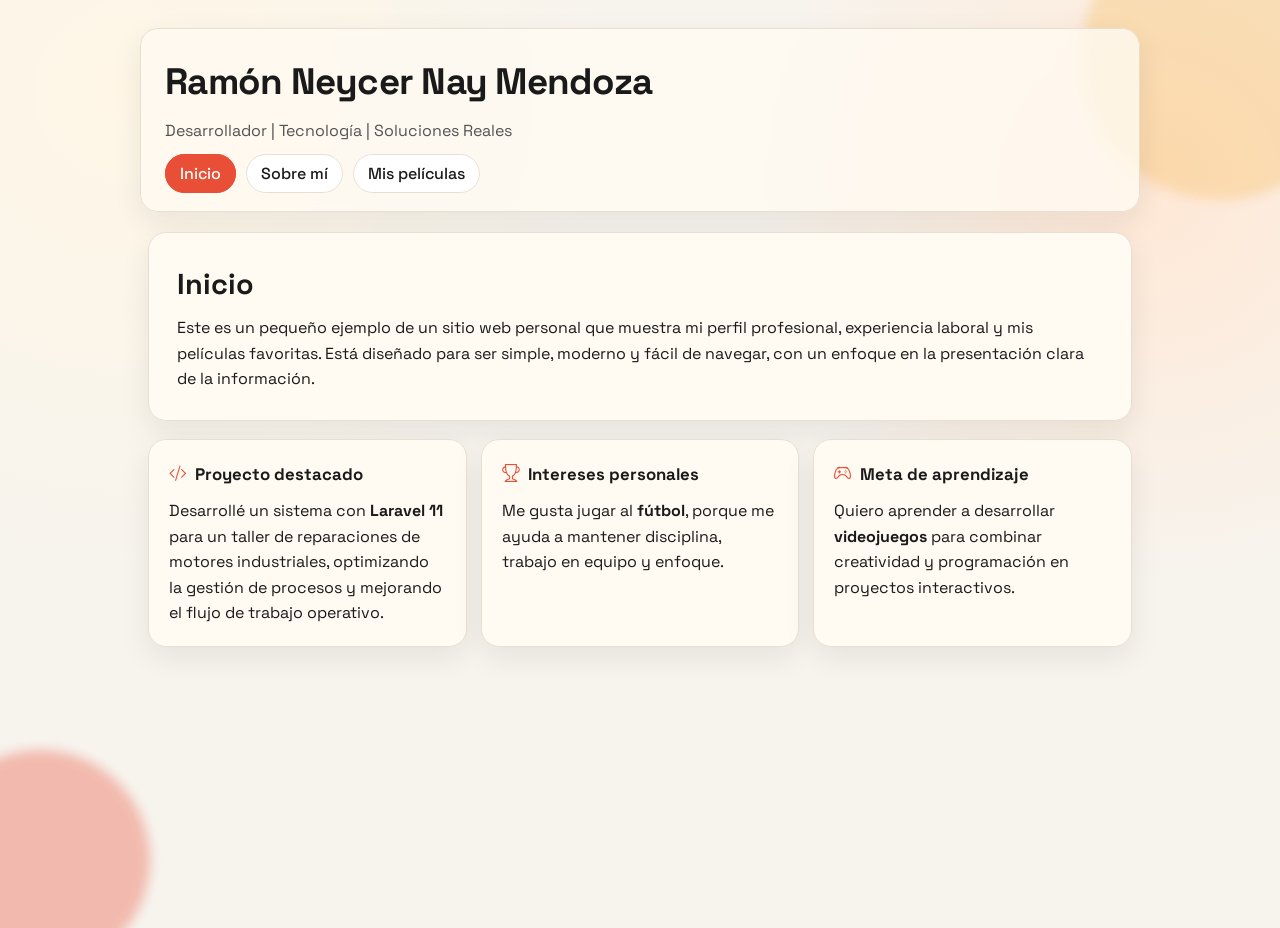
<file: index.html>
<!DOCTYPE html>
<html lang="es">
<head>
    <meta charset="UTF-8" />
    <meta name="viewport" content="width=device-width, initial-scale=1.0" />
    <title>Inicio - Mi Sitio Web</title>

    <!-- Tipografía -->
    <link rel="preconnect" href="https://fonts.googleapis.com" />
    <link rel="preconnect" href="https://fonts.gstatic.com" crossorigin />
    <link href="https://fonts.googleapis.com/css2?family=Space+Grotesk:wght@400;500;700&display=swap" rel="stylesheet" />

    <!-- Iconos minimalistas -->
    <link rel="stylesheet" href="https://cdn.jsdelivr.net/npm/bootstrap-icons@1.11.3/font/bootstrap-icons.min.css" />

    <link rel="stylesheet" href="style.css" />
</head>
<body>
    <div class="bg-shape shape-1"></div>
    <div class="bg-shape shape-2"></div>

    <header class="site-header">
        <h1>Ramón Neycer Nay Mendoza</h1>
        <p class="subtitle">Desarrollador | Tecnología | Soluciones Reales</p>

        <nav>
            <ul class="nav-list">
                <li><a href="index.html" class="active">Inicio</a></li>
                <li><a href="sobre-mi.html">Sobre mí</a></li>
                <li><a href="mis-peliculas.html">Mis películas</a></li>
            </ul>
        </nav>
    </header>

    <main class="container">
        <section class="hero reveal">
            <h2>Inicio</h2>
            <p>
                Este es un pequeño ejemplo de un sitio web personal que muestra mi perfil profesional, experiencia laboral y mis películas favoritas. Está diseñado para ser simple, moderno y fácil de navegar, con un enfoque en la presentación clara de la información.
            </p>
        </section>

        <section class="grid-cards reveal">
            <article class="card">
                <h3><i class="bi bi-code-slash"></i> Proyecto destacado</h3>
                <p>
                    Desarrollé un sistema con <strong>Laravel 11</strong> para un taller de reparaciones
                    de motores industriales, optimizando la gestión de procesos y mejorando el
                    flujo de trabajo operativo.
                </p>
            </article>

            <article class="card">
                <h3><i class="bi bi-trophy"></i> Intereses personales</h3>
                <p>
                    Me gusta jugar al <strong>fútbol</strong>, porque me ayuda a mantener disciplina,
                    trabajo en equipo y enfoque.
                </p>
            </article>

            <article class="card">
                <h3><i class="bi bi-controller"></i> Meta de aprendizaje</h3>
                <p>
                    Quiero aprender a desarrollar <strong>videojuegos</strong> para combinar creatividad
                    y programación en proyectos interactivos.
                </p>
            </article>
        </section>
    </main>
</body>
</html>
</file>
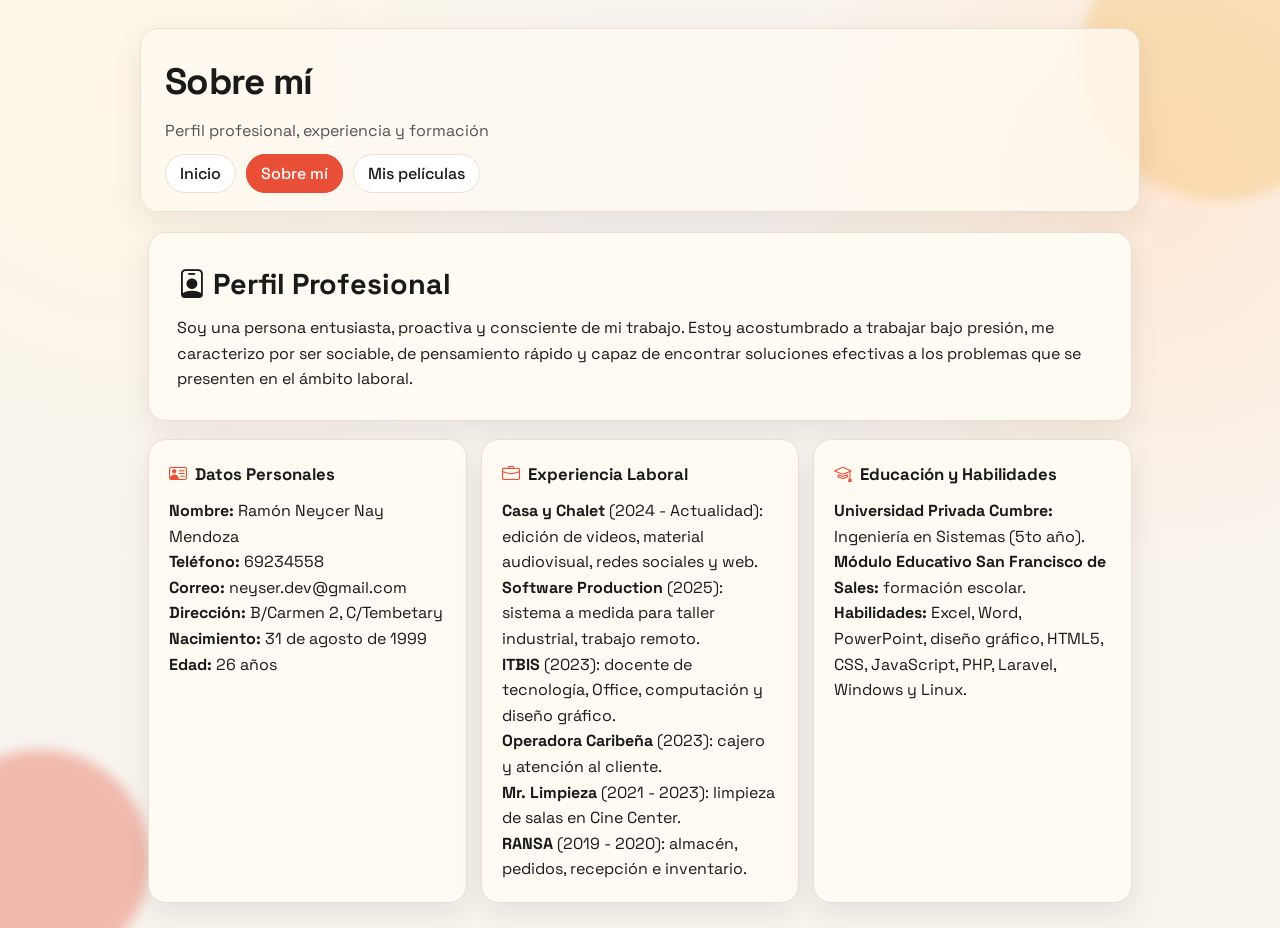
<file: sobre-mi.html>
<!DOCTYPE html>
<html lang="es">
<head>
    <meta charset="UTF-8" />
    <meta name="viewport" content="width=device-width, initial-scale=1.0" />
    <title>Sobre mí - Mi Sitio Web</title>

    <link rel="preconnect" href="https://fonts.googleapis.com" />
    <link rel="preconnect" href="https://fonts.gstatic.com" crossorigin />
    <link href="https://fonts.googleapis.com/css2?family=Space+Grotesk:wght@400;500;700&display=swap" rel="stylesheet" />
    <link rel="stylesheet" href="https://cdn.jsdelivr.net/npm/bootstrap-icons@1.11.3/font/bootstrap-icons.min.css" />
    <link rel="stylesheet" href="style.css" />
</head>
<body>
    <div class="bg-shape shape-1"></div>
    <div class="bg-shape shape-2"></div>

    <header class="site-header">
        <h1>Sobre mí</h1>
        <p class="subtitle">Perfil profesional, experiencia y formación</p>
        <nav>
            <ul class="nav-list">
                <li><a href="index.html">Inicio</a></li>
                <li><a href="sobre-mi.html" class="active">Sobre mí</a></li>
                <li><a href="mis-peliculas.html">Mis películas</a></li>
            </ul>
        </nav>
    </header>

    <main class="container">
        <section class="hero reveal">
            <h2><i class="bi bi-person-badge"></i> Perfil Profesional</h2>
            <p>
                Soy una persona entusiasta, proactiva y consciente de mi trabajo. Estoy acostumbrado a trabajar
                bajo presión, me caracterizo por ser sociable, de pensamiento rápido y capaz de encontrar
                soluciones efectivas a los problemas que se presenten en el ámbito laboral.
            </p>
        </section>

        <section class="grid-cards reveal">
            <article class="card">
                <h3><i class="bi bi-person-vcard"></i> Datos Personales</h3>
                <p><strong>Nombre:</strong> Ramón Neycer Nay Mendoza</p>
                <p><strong>Teléfono:</strong> 69234558</p>
                <p><strong>Correo:</strong> neyser.dev@gmail.com</p>
                <p><strong>Dirección:</strong> B/Carmen 2, C/Tembetary</p>
                <p><strong>Nacimiento:</strong> 31 de agosto de 1999</p>
                <p><strong>Edad:</strong> 26 años</p>
            </article>

            <article class="card">
                <h3><i class="bi bi-briefcase"></i> Experiencia Laboral</h3>
                <p><strong>Casa y Chalet</strong> (2024 - Actualidad): edición de videos, material audiovisual, redes sociales y web.</p>
                <p><strong>Software Production</strong> (2025): sistema a medida para taller industrial, trabajo remoto.</p>
                <p><strong>ITBIS</strong> (2023): docente de tecnología, Office, computación y diseño gráfico.</p>
                <p><strong>Operadora Caribeña</strong> (2023): cajero y atención al cliente.</p>
                <p><strong>Mr. Limpieza</strong> (2021 - 2023): limpieza de salas en Cine Center.</p>
                <p><strong>RANSA</strong> (2019 - 2020): almacén, pedidos, recepción e inventario.</p>
            </article>

            <article class="card">
                <h3><i class="bi bi-mortarboard"></i> Educación y Habilidades</h3>
                <p><strong>Universidad Privada Cumbre:</strong> Ingeniería en Sistemas (5to año).</p>
                <p><strong>Módulo Educativo San Francisco de Sales:</strong> formación escolar.</p>
                <p><strong>Habilidades:</strong> Excel, Word, PowerPoint, diseño gráfico, HTML5, CSS, JavaScript, PHP, Laravel, Windows y Linux.</p>
            </article>
        </section>
    </main>
</body>
</html>
</file>
<file: style.css>
:root {
    --bg: #f7f4ee;
    --paper: #fffaf2;
    --ink: #1a1a1a;
    --muted: #535353;
    --accent: #e94f37;
    --accent-2: #f6bd60;
    --line: #e8dfd1;
    --shadow: 0 10px 30px rgba(26, 26, 26, 0.08);
}

* {
    box-sizing: border-box;
    margin: 0;
    padding: 0;
}

body {
    font-family: "Space Grotesk", sans-serif;
    background:
        radial-gradient(circle at 10% 10%, #fff6e6 0%, transparent 35%),
        radial-gradient(circle at 90% 20%, #ffe8d6 0%, transparent 30%),
        var(--bg);
    color: var(--ink);
    min-height: 100vh;
    overflow-x: hidden;
    line-height: 1.6;
    position: relative;
}

.bg-shape {
    position: fixed;
    z-index: -1;
    border-radius: 50%;
    filter: blur(6px);
    opacity: 0.35;
}

.shape-1 {
    width: 280px;
    height: 280px;
    background: var(--accent-2);
    top: -80px;
    right: -80px;
}

.shape-2 {
    width: 220px;
    height: 220px;
    background: var(--accent);
    bottom: -70px;
    left: -70px;
}

.site-header {
    max-width: 1000px;
    margin: 28px auto 0;
    padding: 24px;
    border: 1px solid var(--line);
    background: rgba(255, 250, 242, 0.8);
    backdrop-filter: blur(6px);
    border-radius: 18px;
    box-shadow: var(--shadow);
    animation: fadeInDown 0.8s ease;
}

.site-header h1 {
    font-size: clamp(1.6rem, 3vw, 2.3rem);
    letter-spacing: -0.02em;
}

.subtitle {
    color: var(--muted);
    margin-top: 6px;
    margin-bottom: 18px;
}

.nav-list {
    list-style: none;
    display: flex;
    flex-wrap: wrap;
    gap: 10px;
}

.nav-list a {
    text-decoration: none;
    color: var(--ink);
    border: 1px solid var(--line);
    padding: 8px 14px;
    border-radius: 999px;
    font-weight: 500;
    transition: all 0.25s ease;
    background: #fff;
}

.nav-list a:hover,
.nav-list a.active {
    background: var(--accent);
    color: #fff;
    border-color: var(--accent);
    transform: translateY(-1px);
}

.container {
    max-width: 1000px;
    margin: 20px auto 40px;
    padding: 0 8px;
}

.hero,
.card {
    background: var(--paper);
    border: 1px solid var(--line);
    border-radius: 18px;
    box-shadow: var(--shadow);
}

.hero {
    padding: 28px;
    margin-bottom: 18px;
}

.hero h2 {
    font-size: clamp(1.3rem, 2.5vw, 1.8rem);
    margin-bottom: 8px;
}

.grid-cards {
    display: grid;
    grid-template-columns: repeat(12, 1fr);
    gap: 14px;
}

.card {
    grid-column: span 4;
    padding: 20px;
    transition: transform 0.25s ease, box-shadow 0.25s ease;
}

.card:hover {
    transform: translateY(-4px);
    box-shadow: 0 14px 32px rgba(26, 26, 26, 0.12);
}

.card h3 {
    display: flex;
    align-items: center;
    gap: 8px;
    margin-bottom: 10px;
    font-size: 1.05rem;
}

.card i {
    color: var(--accent);
    font-size: 1.1rem;
}

.reveal {
    opacity: 0;
    transform: translateY(14px);
    animation: revealUp 0.7s ease forwards;
}

.grid-cards.reveal {
    animation-delay: 0.15s;
}

@keyframes fadeInDown {
    from {
        opacity: 0;
        transform: translateY(-10px);
    }
    to {
        opacity: 1;
        transform: translateY(0);
    }
}

@keyframes revealUp {
    to {
        opacity: 1;
        transform: translateY(0);
    }
}

@media (max-width: 900px) {
    .card {
        grid-column: span 6;
    }
}

@media (max-width: 620px) {
    .site-header {
        margin: 16px 12px 0;
        padding: 18px;
    }

    .container {
        margin-top: 14px;
        padding: 0 12px 20px;
    }

    .card,
    .hero {
        padding: 16px;
    }

    .card {
        grid-column: span 12;
    }
}

/* --- Carrusel de peliculas --- */
.carousel {
    position: relative;
    display: grid;
    grid-template-columns: 52px 1fr 52px;
    align-items: center;
    gap: 12px;
    margin-top: 8px;
}

.carousel-viewport {
    overflow: hidden;
    border-radius: 20px;
}

.carousel-track {
    display: flex;
    transition: transform 0.6s ease;
    will-change: transform;
}

.movie-slide {
    min-width: 100%;
    padding: 6px;
    display: grid;
    place-items: center;
}

.movie-card {
    width: min(100%, 420px);
    background: var(--paper);
    border: 1px solid var(--line);
    border-radius: 20px;
    box-shadow: var(--shadow);
    overflow: hidden;
    transform: translateY(0) scale(1);
    transition: transform 0.35s ease, box-shadow 0.35s ease, border-color 0.35s ease;
}

.movie-card:hover {
    transform: translateY(-8px) scale(1.01);
    border-color: var(--accent);
    box-shadow: 0 18px 38px rgba(26, 26, 26, 0.18);
}

.movie-poster {
    width: 100%;
    aspect-ratio: 2 / 3;
    object-fit: cover;
    display: block;
    filter: saturate(0.92);
    transition: filter 0.35s ease, transform 0.35s ease;
}

.movie-card:hover .movie-poster {
    filter: saturate(1.12) contrast(1.08);
    transform: scale(1.03);
}

.movie-info {
    padding: 16px 18px 18px;
}

.movie-info h3 {
    display: flex;
    align-items: center;
    gap: 8px;
    margin-bottom: 6px;
}

.movie-info i {
    color: var(--accent);
}

.carousel-btn {
    width: 46px;
    height: 46px;
    border: 1px solid var(--line);
    border-radius: 999px;
    background: #fff;
    color: var(--ink);
    cursor: pointer;
    display: grid;
    place-items: center;
    transition: all 0.25s ease;
}

.carousel-btn:hover {
    background: var(--accent);
    color: #fff;
    border-color: var(--accent);
    transform: translateY(-1px);
}

.carousel-dots {
    display: flex;
    justify-content: center;
    gap: 8px;
    margin-top: 14px;
}

.dot {
    width: 10px;
    height: 10px;
    border-radius: 999px;
    border: none;
    background: #d8cdbb;
    cursor: pointer;
    transition: all 0.2s ease;
}

.dot.active {
    width: 26px;
    background: var(--accent);
}

@media (max-width: 680px) {
    .carousel {
        grid-template-columns: 40px 1fr 40px;
        gap: 8px;
    }

    .carousel-btn {
        width: 36px;
        height: 36px;
    }

    .movie-info {
        padding: 14px;
    }
}
</file>
